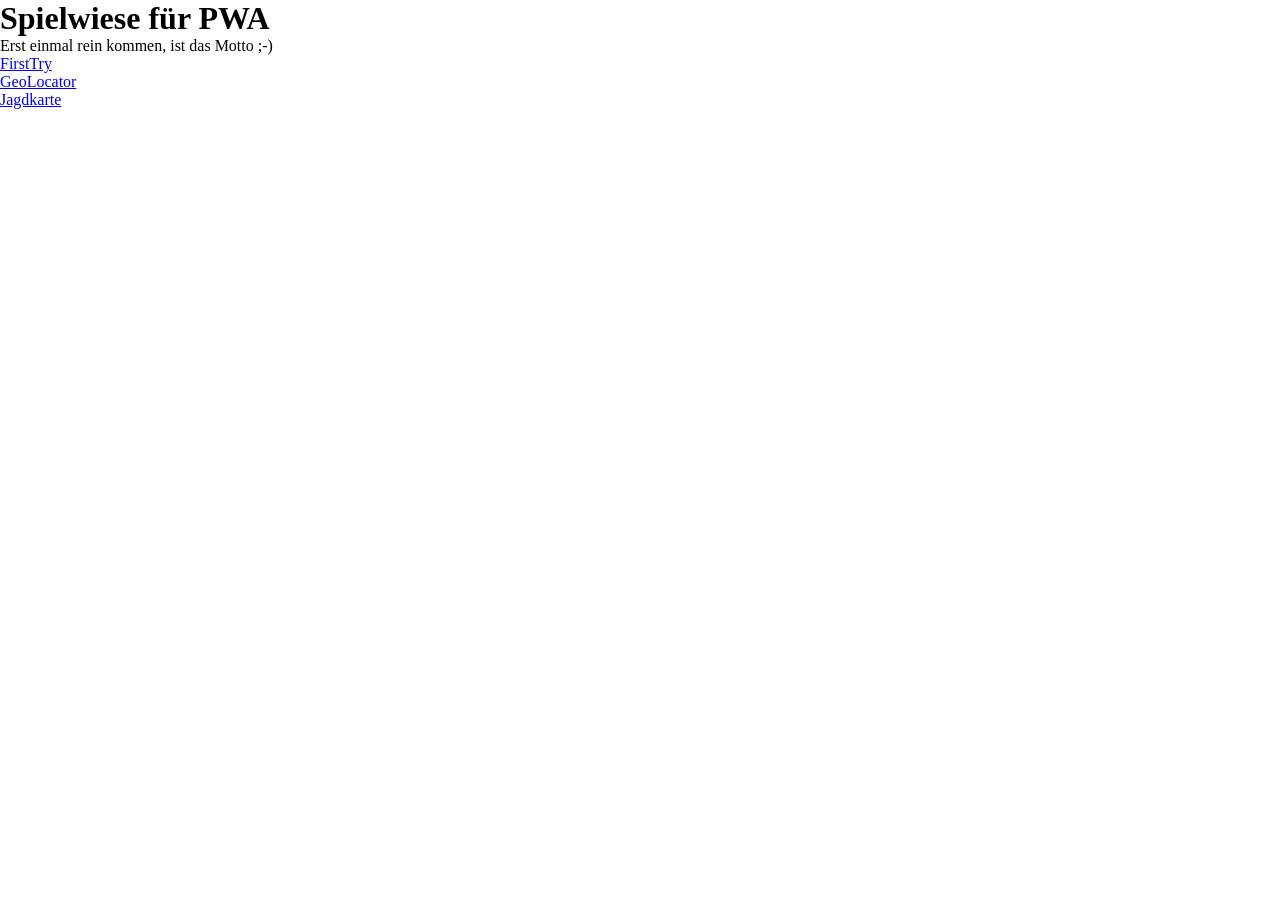
<file: index.html>
<!DOCTYPE html PUBLIC "-//W3C//DTD XHTML 1.0 Transitional//EN" "http://www.w3.org/TR/xhtml1/DTD/xhtml1-transitional.dtd">
<html xmlns="http://www.w3.org/1999/xhtml" xml:lang="de" lang="de">
<head>
	<title>Spielwiese</title>
	<meta http-equiv="Content-Type" content="text/html; charset=utf-8" />
	<meta name="description" content="Platz zum Ausprobieren" />
	<meta name="keywords" content="Playground" />
	<meta name="robots" content="index,follow" />
	<link rel="stylesheet" type="text/css" href="styles.css" />
</head>

<body>
<h1>Spielwiese für PWA</h1>
Erst einmal rein kommen, ist das Motto ;-)

<ul>
<li><a href="./FirstTry">FirstTry</a></li>
<li><a href="./GeoLocator">GeoLocator</a></li>
<li><a href="./Jagdkarte/">Jagdkarte</a></li>
</ul>

</body>
</html>
</file>
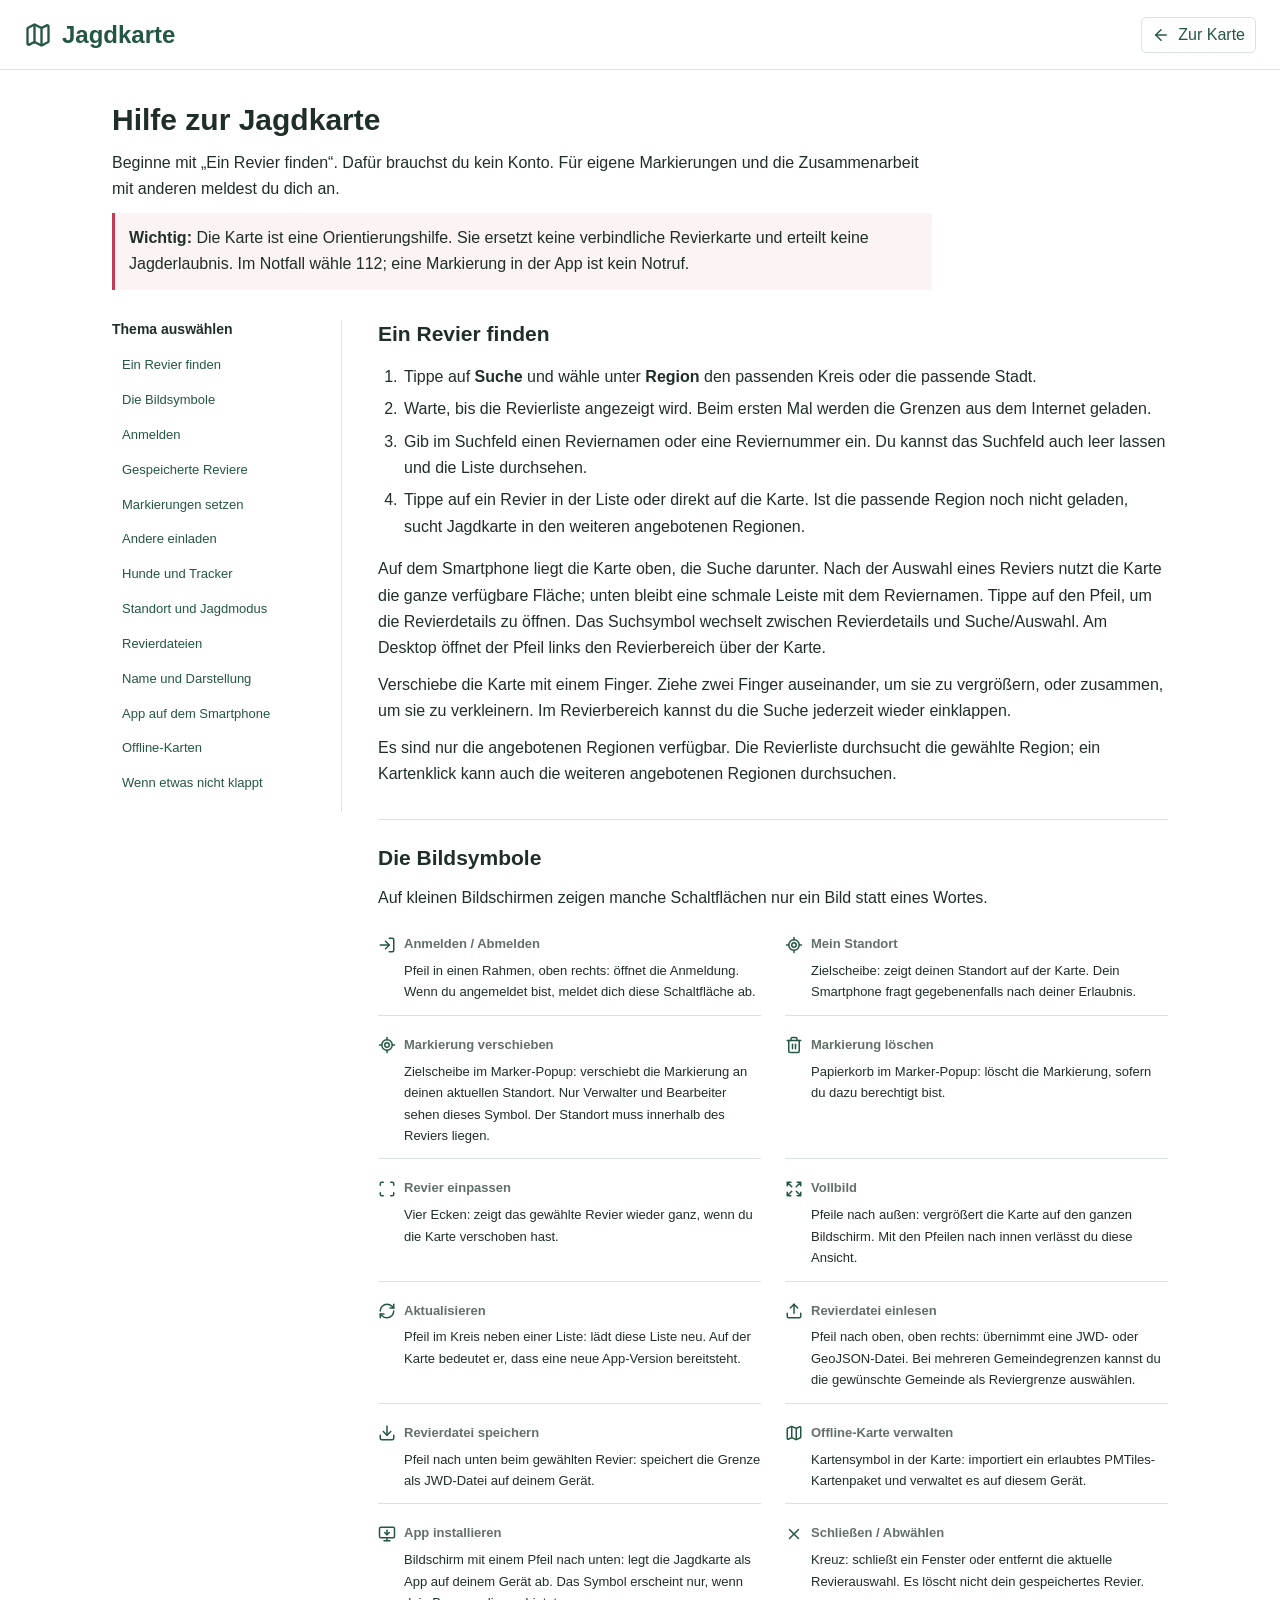
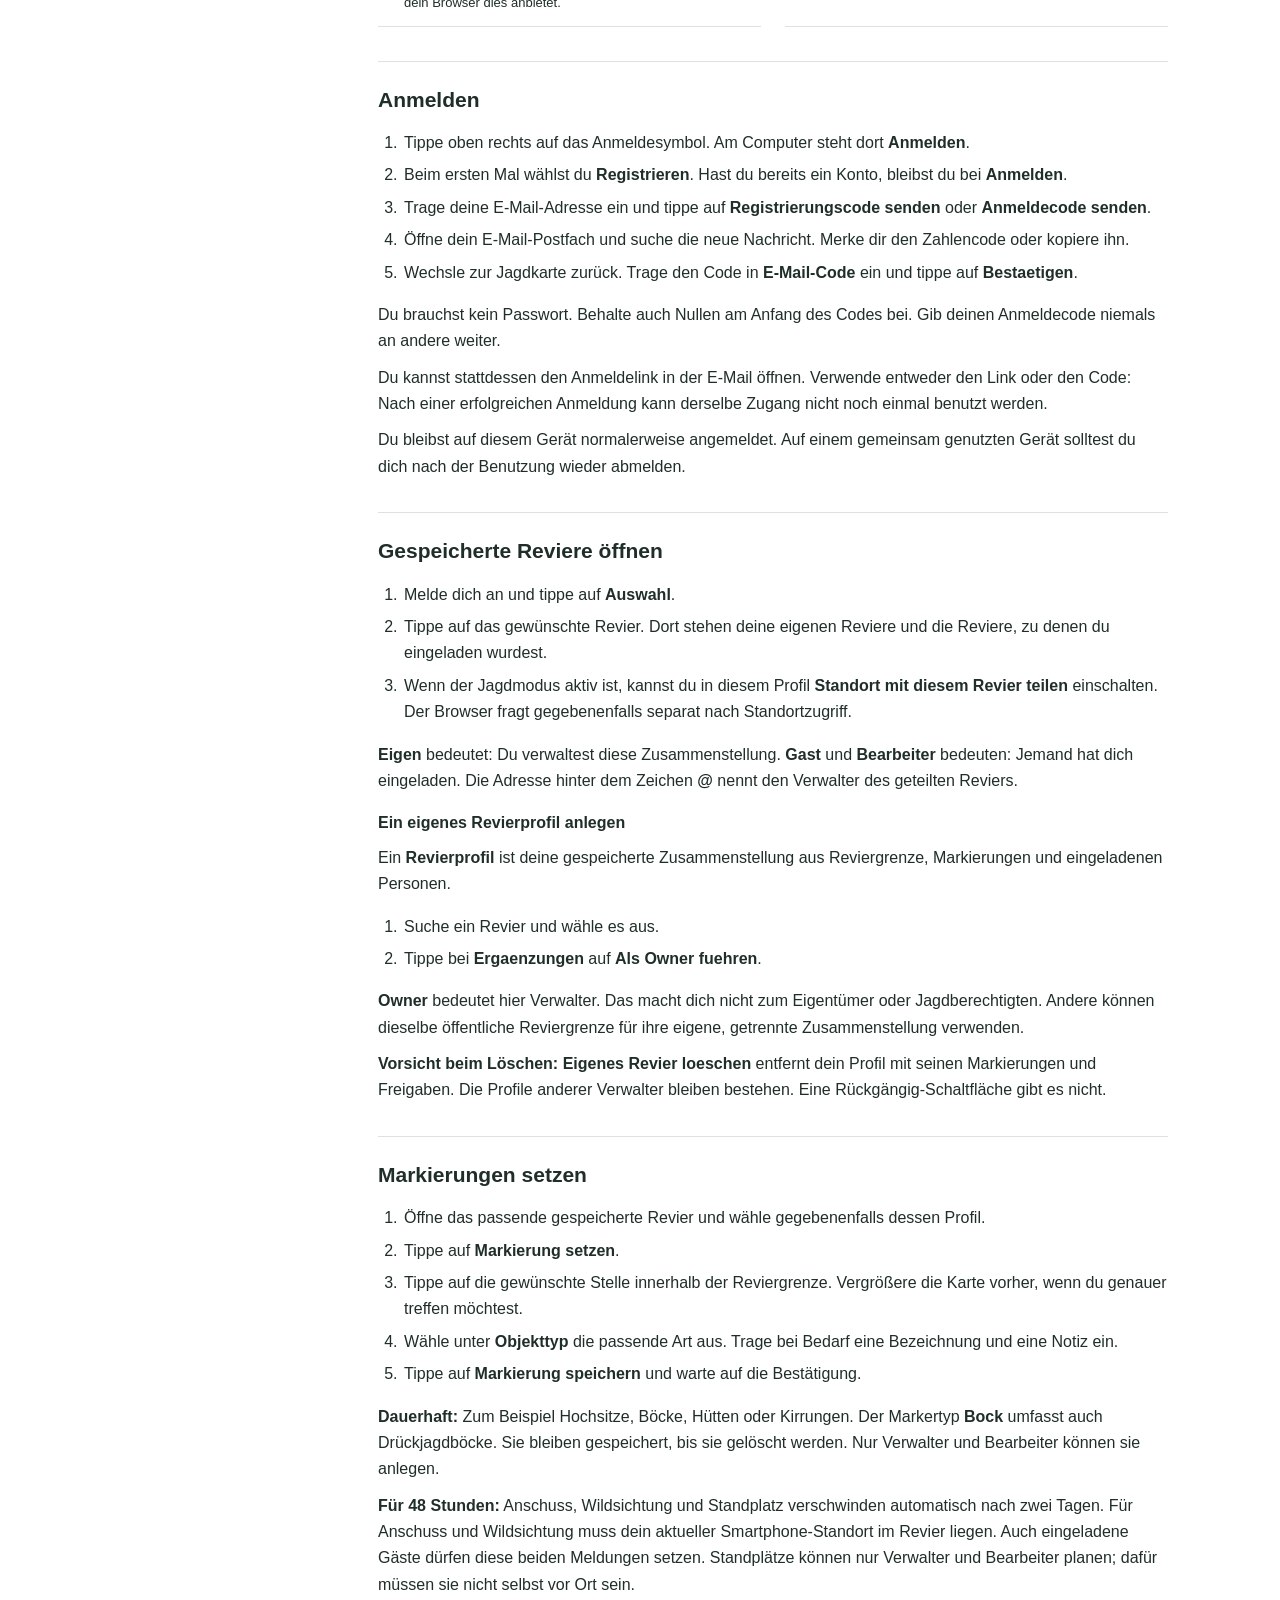
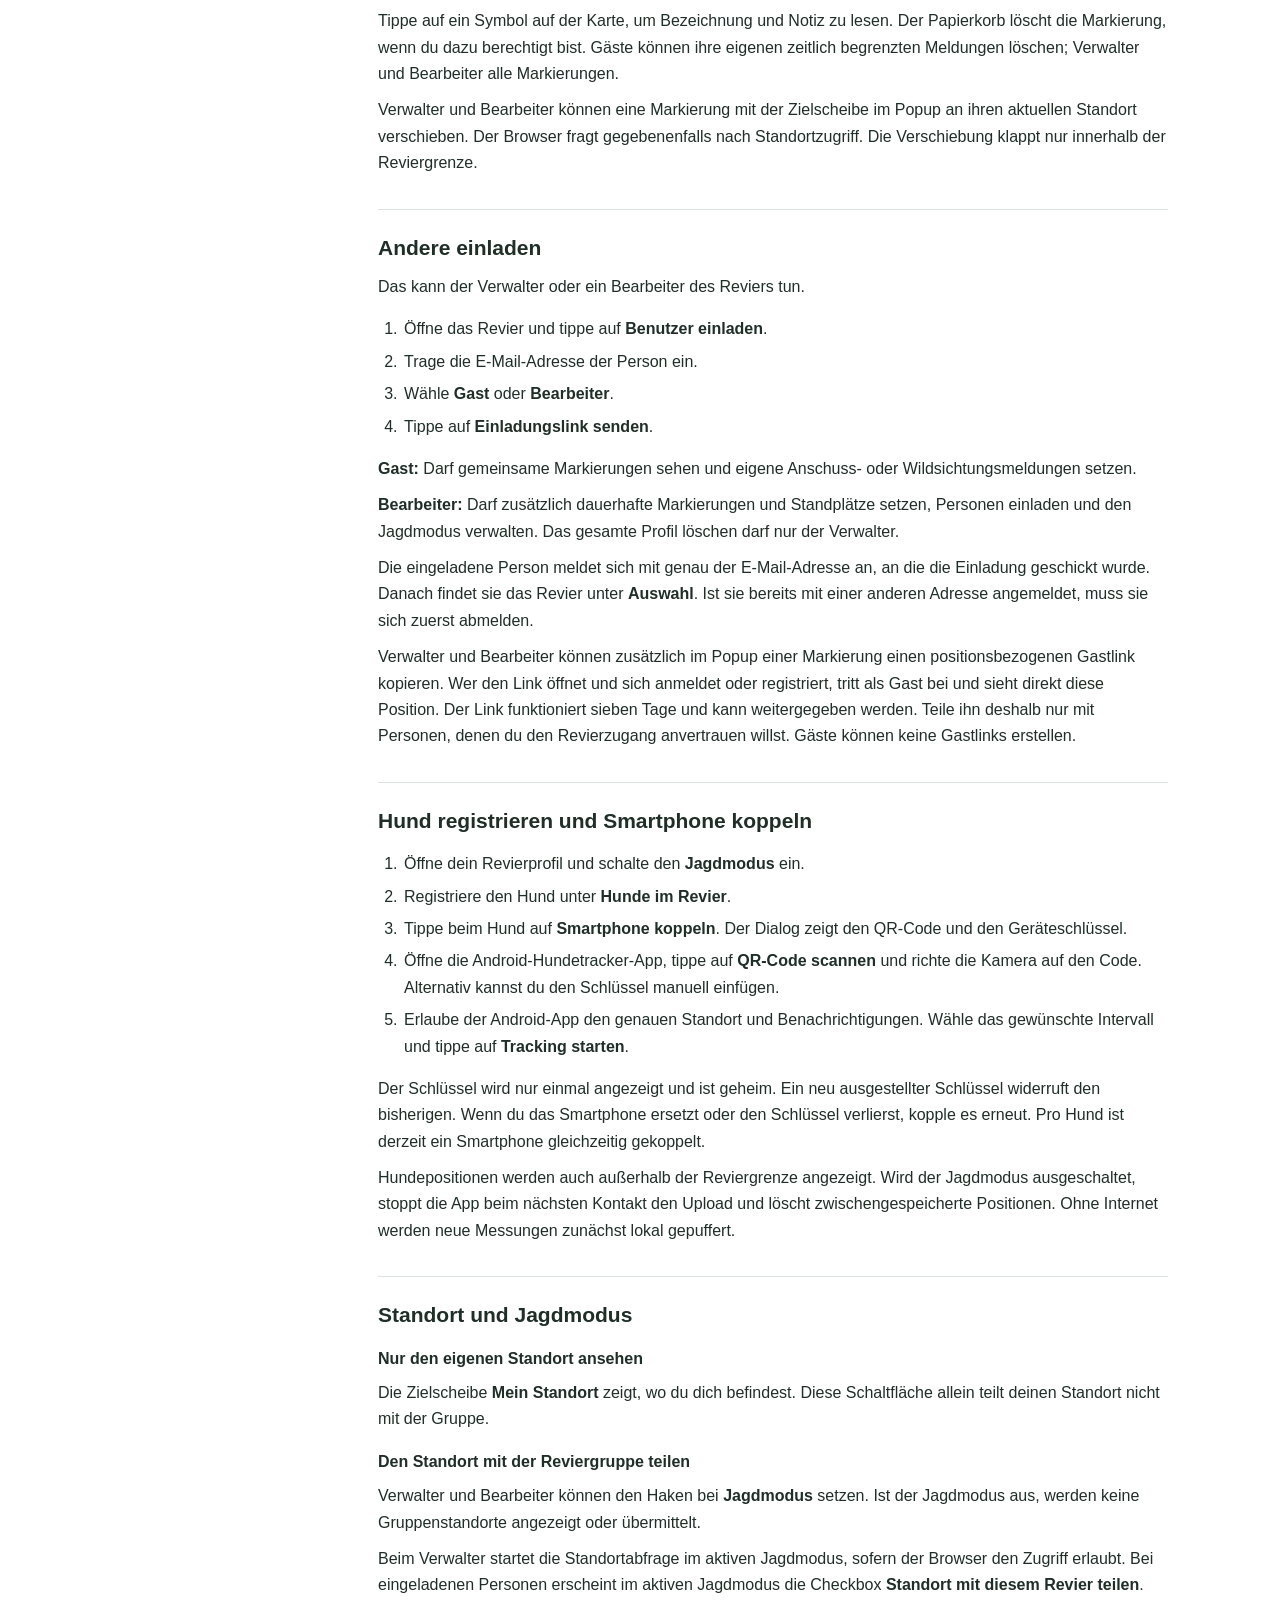
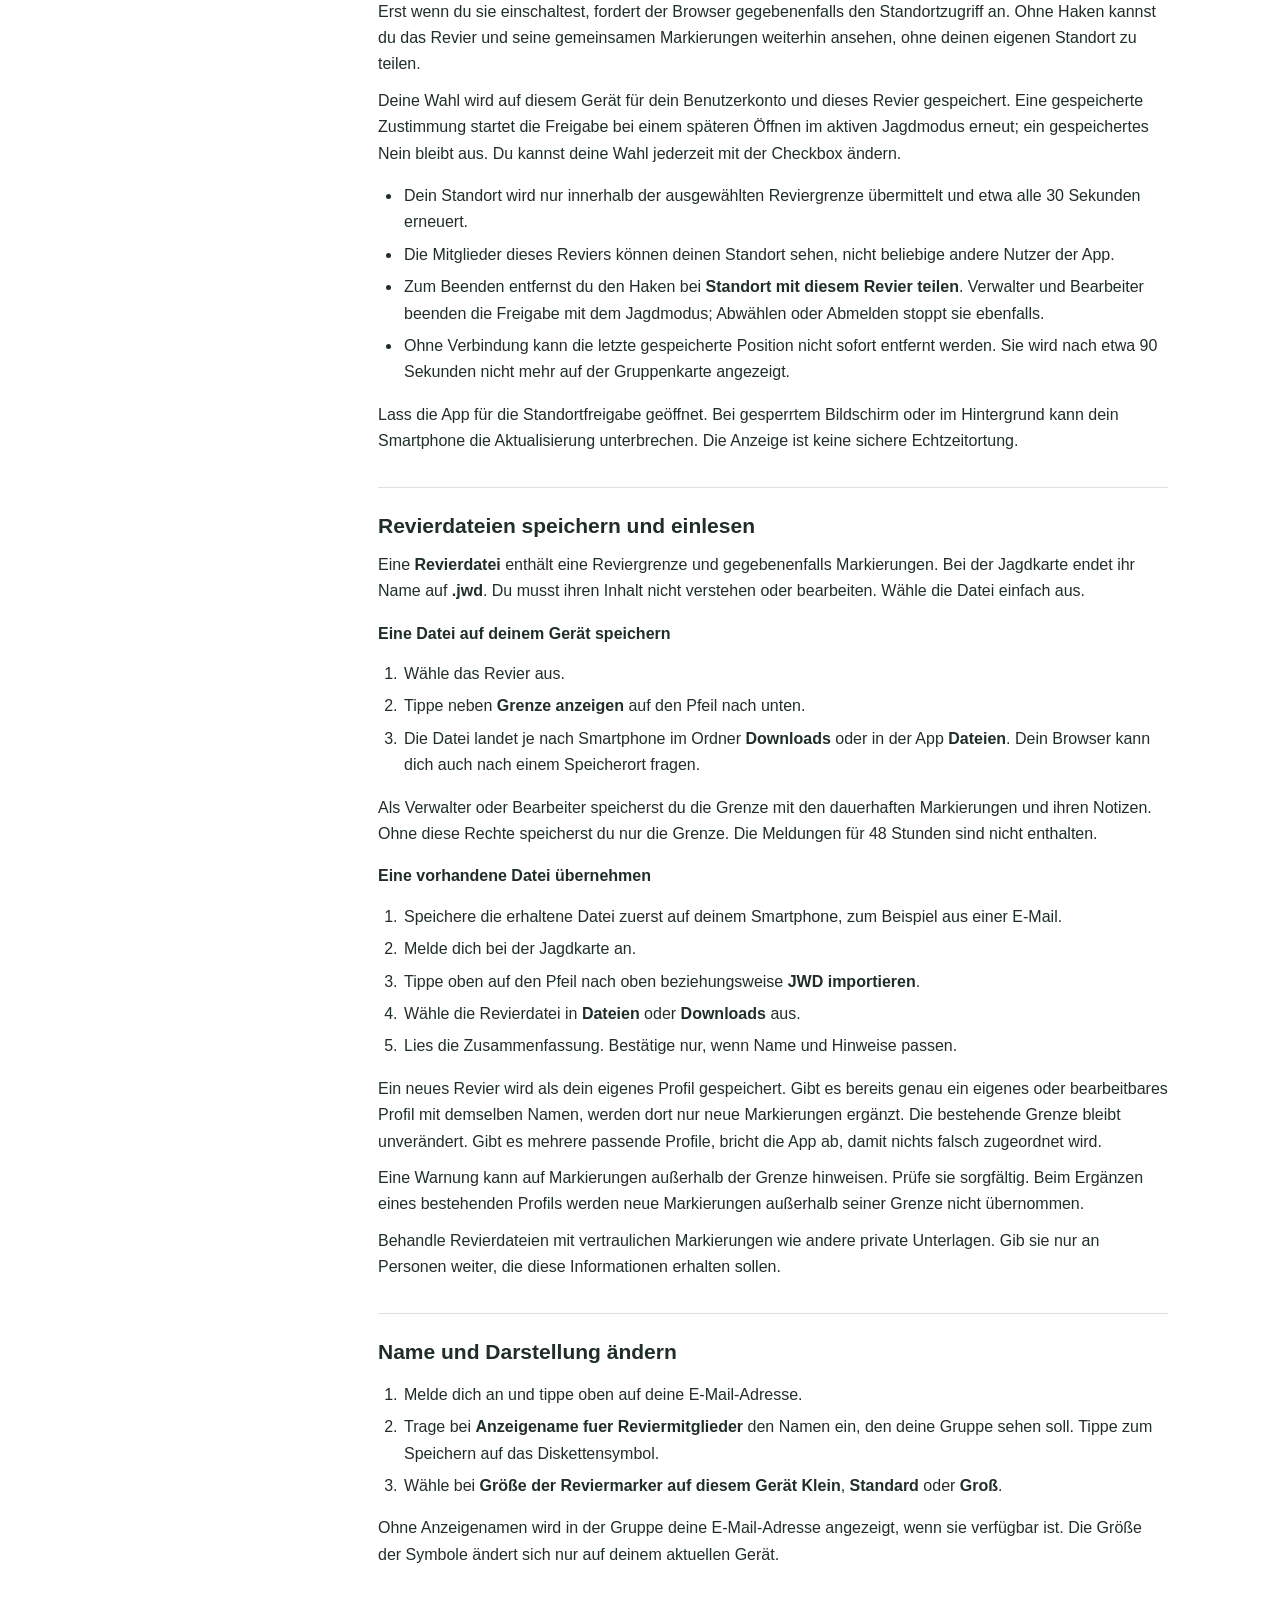
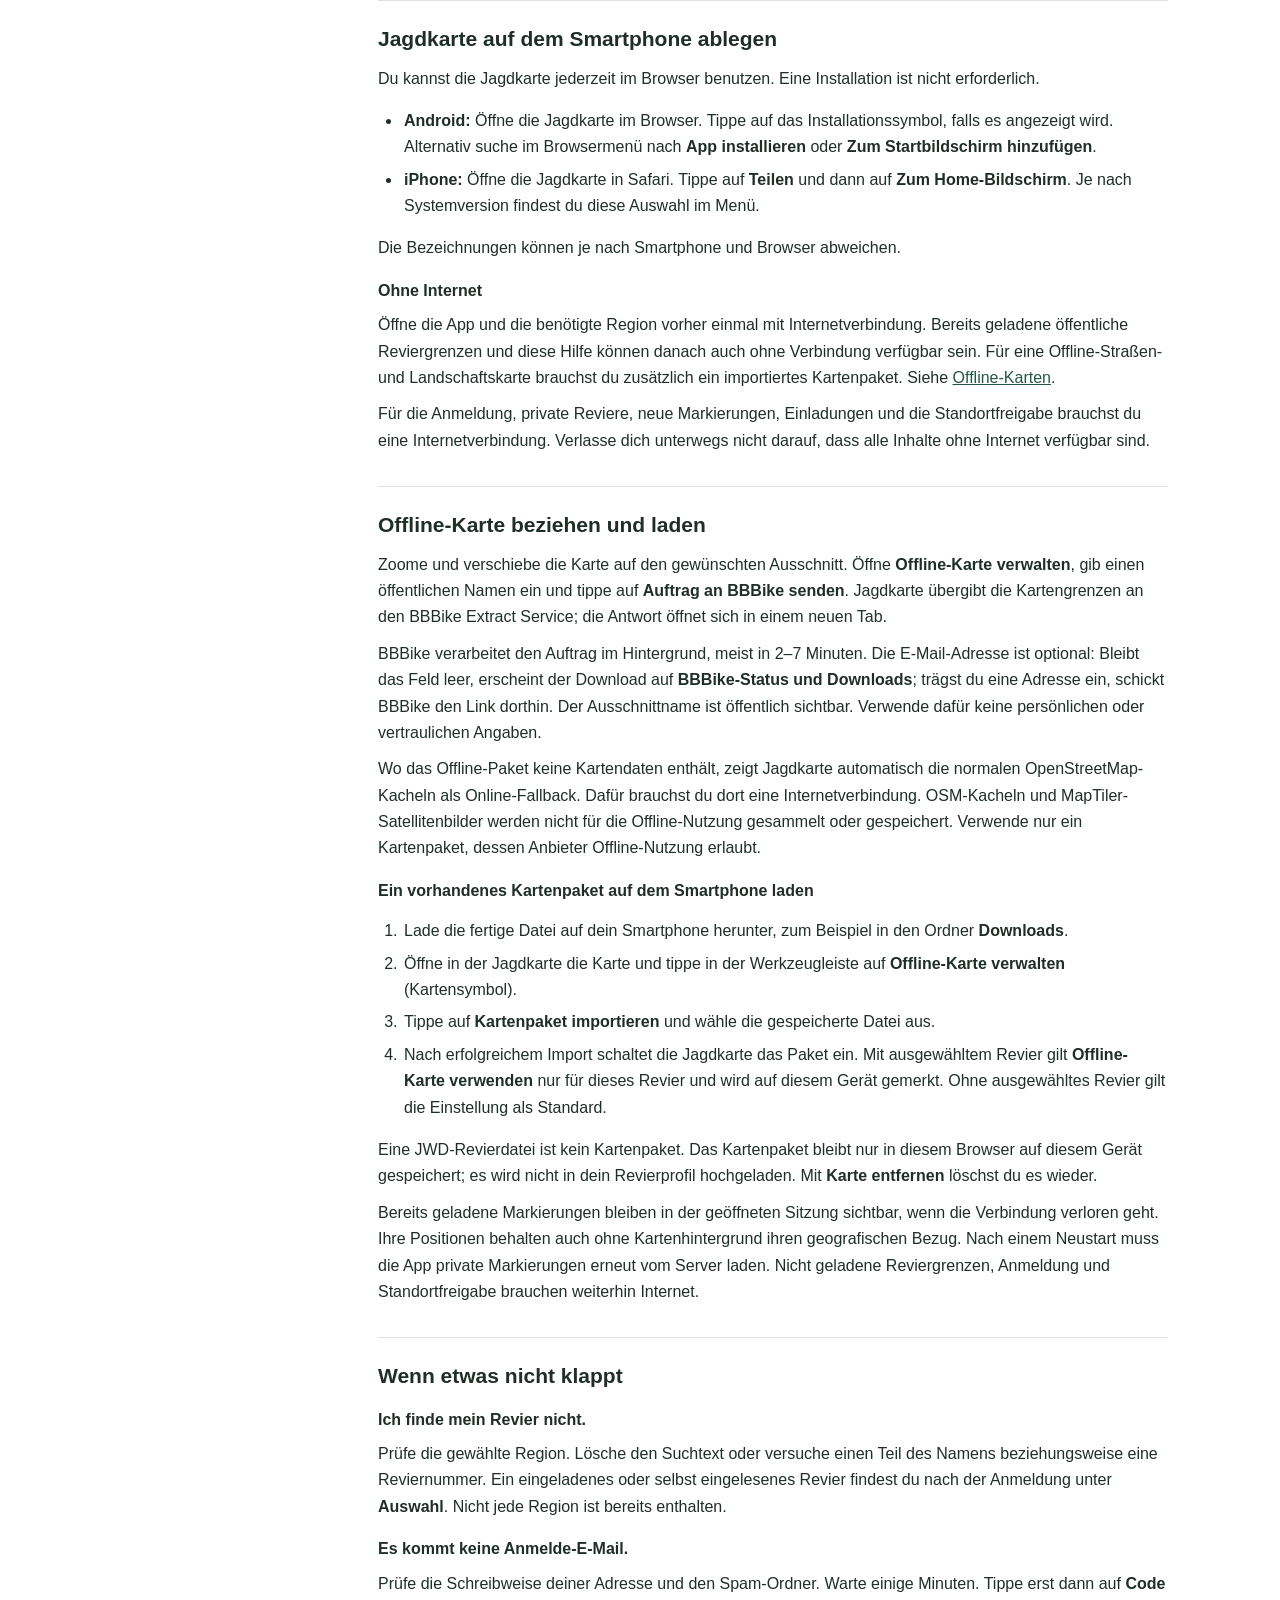
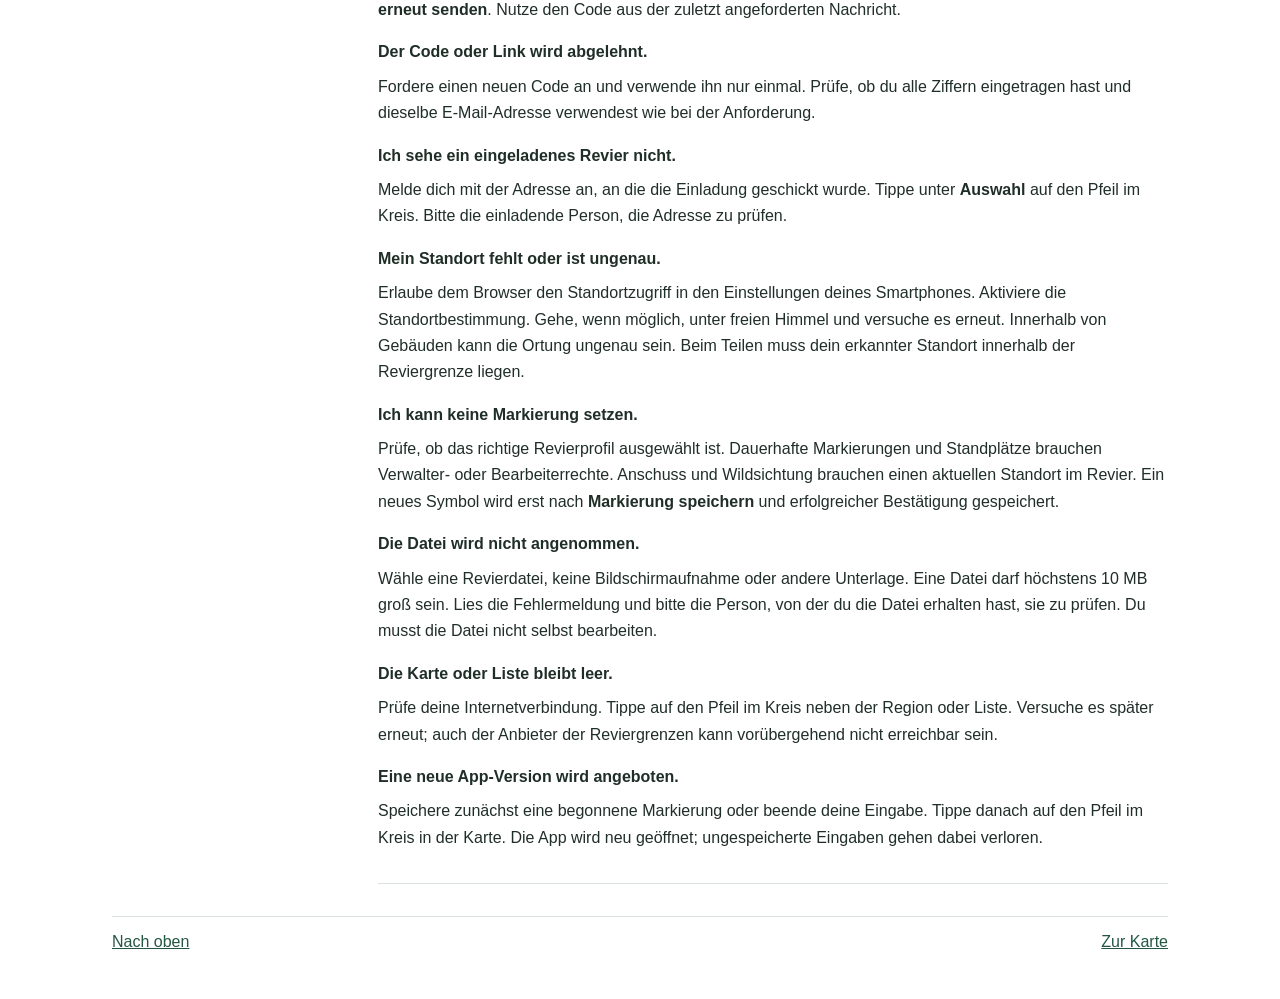
<file: Jagdkarte/hilfe.html>
<!doctype html>
<html lang="de">
<head>
  <meta charset="utf-8">
  <meta name="viewport" content="width=device-width, initial-scale=1">
  <meta name="theme-color" content="#245743">
  <meta name="description" content="Jagdkarte Schritt f&uuml;r Schritt: Reviere finden, anmelden, Markierungen setzen und den Standort teilen.">
  <title>Hilfe zur Jagdkarte</title>
  <link rel="icon" href="./icon-192.png">
  <link rel="stylesheet" href="./style.css">
  <script defer src="./lucide.js"></script>
  <script defer src="./hilfe.js"></script>
</head>
<body class="help-page">
  <header class="topbar">
    <a class="brand" href="./"><i data-lucide="map" aria-hidden="true"></i><span>Jagdkarte</span></a>
    <a class="help-back" href="./"><i data-lucide="arrow-left" aria-hidden="true"></i>Zur Karte</a>
  </header>
  <main class="help-main">
    <h1>Hilfe zur Jagdkarte</h1>
    <p class="help-intro">Beginne mit &bdquo;Ein Revier finden&ldquo;. Daf&uuml;r brauchst du kein Konto. F&uuml;r eigene Markierungen und die Zusammenarbeit mit anderen meldest du dich an.</p>
    <p class="help-warning"><strong>Wichtig:</strong> Die Karte ist eine Orientierungshilfe. Sie ersetzt keine verbindliche Revierkarte und erteilt keine Jagderlaubnis. Im Notfall w&auml;hle 112; eine Markierung in der App ist kein Notruf.</p>
    <div class="help-layout">
      <nav class="help-nav" aria-label="Hilfethemen">
        <h2>Thema ausw&auml;hlen</h2>
        <a href="#revier-finden">Ein Revier finden</a>
        <a href="#symbole">Die Bildsymbole</a>
        <a href="#anmelden">Anmelden</a>
        <a href="#gespeicherte-reviere">Gespeicherte Reviere</a>
        <a href="#markierungen">Markierungen setzen</a>
        <a href="#zusammenarbeiten">Andere einladen</a>
        <a href="#hunde">Hunde und Tracker</a>
        <a href="#standort">Standort und Jagdmodus</a>
        <a href="#dateien">Revierdateien</a>
        <a href="#einstellungen">Name und Darstellung</a>
        <a href="#installieren">App auf dem Smartphone</a>
        <a href="#offline-map">Offline-Karten</a>
        <a href="#probleme">Wenn etwas nicht klappt</a>
      </nav>
      <article class="help-content">
        <section id="revier-finden">
          <h2>Ein Revier finden</h2>
          <ol>
            <li>Tippe auf <strong>Suche</strong> und w&auml;hle unter <strong>Region</strong> den passenden Kreis oder die passende Stadt.</li>
            <li>Warte, bis die Revierliste angezeigt wird. Beim ersten Mal werden die Grenzen aus dem Internet geladen.</li>
            <li>Gib im Suchfeld einen Reviernamen oder eine Reviernummer ein. Du kannst das Suchfeld auch leer lassen und die Liste durchsehen.</li>
            <li>Tippe auf ein Revier in der Liste oder direkt auf die Karte. Ist die passende Region noch nicht geladen, sucht Jagdkarte in den weiteren angebotenen Regionen.</li>
          </ol>
          <p>Auf dem Smartphone liegt die Karte oben, die Suche darunter. Nach der Auswahl eines Reviers nutzt die Karte die ganze verf&uuml;gbare Fl&auml;che; unten bleibt eine schmale Leiste mit dem Reviernamen. Tippe auf den Pfeil, um die Revierdetails zu &ouml;ffnen. Das Suchsymbol wechselt zwischen Revierdetails und Suche/Auswahl. Am Desktop &ouml;ffnet der Pfeil links den Revierbereich &uuml;ber der Karte.</p>
          <p>Verschiebe die Karte mit einem Finger. Ziehe zwei Finger auseinander, um sie zu vergr&ouml;&szlig;ern, oder zusammen, um sie zu verkleinern. Im Revierbereich kannst du die Suche jederzeit wieder einklappen.</p>
          <p>Es sind nur die angebotenen Regionen verf&uuml;gbar. Die Revierliste durchsucht die gew&auml;hlte Region; ein Kartenklick kann auch die weiteren angebotenen Regionen durchsuchen.</p>
        </section>
        <section id="symbole">
          <h2>Die Bildsymbole</h2>
          <p>Auf kleinen Bildschirmen zeigen manche Schaltfl&auml;chen nur ein Bild statt eines Wortes.</p>
          <dl class="help-tools">
            <div><dt><i data-lucide="log-in" aria-hidden="true"></i>Anmelden / Abmelden</dt><dd>Pfeil in einen Rahmen, oben rechts: &ouml;ffnet die Anmeldung. Wenn du angemeldet bist, meldet dich diese Schaltfl&auml;che ab.</dd></div>
            <div><dt><i data-lucide="locate-fixed" aria-hidden="true"></i>Mein Standort</dt><dd>Zielscheibe: zeigt deinen Standort auf der Karte. Dein Smartphone fragt gegebenenfalls nach deiner Erlaubnis.</dd></div>
            <div><dt><i data-lucide="locate-fixed" aria-hidden="true"></i>Markierung verschieben</dt><dd>Zielscheibe im Marker-Popup: verschiebt die Markierung an deinen aktuellen Standort. Nur Verwalter und Bearbeiter sehen dieses Symbol. Der Standort muss innerhalb des Reviers liegen.</dd></div>
            <div><dt><i data-lucide="trash-2" aria-hidden="true"></i>Markierung l&ouml;schen</dt><dd>Papierkorb im Marker-Popup: l&ouml;scht die Markierung, sofern du dazu berechtigt bist.</dd></div>
            <div><dt><i data-lucide="scan" aria-hidden="true"></i>Revier einpassen</dt><dd>Vier Ecken: zeigt das gew&auml;hlte Revier wieder ganz, wenn du die Karte verschoben hast.</dd></div>
            <div><dt><i data-lucide="expand" aria-hidden="true"></i>Vollbild</dt><dd>Pfeile nach au&szlig;en: vergr&ouml;&szlig;ert die Karte auf den ganzen Bildschirm. Mit den Pfeilen nach innen verl&auml;sst du diese Ansicht.</dd></div>
            <div><dt><i data-lucide="refresh-cw" aria-hidden="true"></i>Aktualisieren</dt><dd>Pfeil im Kreis neben einer Liste: l&auml;dt diese Liste neu. Auf der Karte bedeutet er, dass eine neue App-Version bereitsteht.</dd></div>
            <div><dt><i data-lucide="upload" aria-hidden="true"></i>Revierdatei einlesen</dt><dd>Pfeil nach oben, oben rechts: &uuml;bernimmt eine JWD- oder GeoJSON-Datei. Bei mehreren Gemeindegrenzen kannst du die gew&uuml;nschte Gemeinde als Reviergrenze ausw&auml;hlen.</dd></div>
            <div><dt><i data-lucide="download" aria-hidden="true"></i>Revierdatei speichern</dt><dd>Pfeil nach unten beim gew&auml;hlten Revier: speichert die Grenze als JWD-Datei auf deinem Ger&auml;t.</dd></div>
            <div><dt><i data-lucide="map" aria-hidden="true"></i>Offline-Karte verwalten</dt><dd>Kartensymbol in der Karte: importiert ein erlaubtes PMTiles-Kartenpaket und verwaltet es auf diesem Ger&auml;t.</dd></div>
            <div><dt><i data-lucide="monitor-down" aria-hidden="true"></i>App installieren</dt><dd>Bildschirm mit einem Pfeil nach unten: legt die Jagdkarte als App auf deinem Ger&auml;t ab. Das Symbol erscheint nur, wenn dein Browser dies anbietet.</dd></div>
            <div><dt><i data-lucide="x" aria-hidden="true"></i>Schlie&szlig;en / Abw&auml;hlen</dt><dd>Kreuz: schlie&szlig;t ein Fenster oder entfernt die aktuelle Revierauswahl. Es l&ouml;scht nicht dein gespeichertes Revier.</dd></div>
          </dl>
        </section>
        <section id="anmelden">
          <h2>Anmelden</h2>
          <ol>
            <li>Tippe oben rechts auf das Anmeldesymbol. Am Computer steht dort <strong>Anmelden</strong>.</li>
            <li>Beim ersten Mal w&auml;hlst du <strong>Registrieren</strong>. Hast du bereits ein Konto, bleibst du bei <strong>Anmelden</strong>.</li>
            <li>Trage deine E-Mail-Adresse ein und tippe auf <strong>Registrierungscode senden</strong> oder <strong>Anmeldecode senden</strong>.</li>
            <li>&Ouml;ffne dein E-Mail-Postfach und suche die neue Nachricht. Merke dir den Zahlencode oder kopiere ihn.</li>
            <li>Wechsle zur Jagdkarte zur&uuml;ck. Trage den Code in <strong>E-Mail-Code</strong> ein und tippe auf <strong>Bestaetigen</strong>.</li>
          </ol>
          <p>Du brauchst kein Passwort. Behalte auch Nullen am Anfang des Codes bei. Gib deinen Anmeldecode niemals an andere weiter.</p>
          <p>Du kannst stattdessen den Anmeldelink in der E-Mail &ouml;ffnen. Verwende entweder den Link oder den Code: Nach einer erfolgreichen Anmeldung kann derselbe Zugang nicht noch einmal benutzt werden.</p>
          <p>Du bleibst auf diesem Ger&auml;t normalerweise angemeldet. Auf einem gemeinsam genutzten Ger&auml;t solltest du dich nach der Benutzung wieder abmelden.</p>
        </section>
        <section id="gespeicherte-reviere">
          <h2>Gespeicherte Reviere &ouml;ffnen</h2>
          <ol>
            <li>Melde dich an und tippe auf <strong>Auswahl</strong>.</li>
            <li>Tippe auf das gew&uuml;nschte Revier. Dort stehen deine eigenen Reviere und die Reviere, zu denen du eingeladen wurdest.</li>
            <li>Wenn der Jagdmodus aktiv ist, kannst du in diesem Profil <strong>Standort mit diesem Revier teilen</strong> einschalten. Der Browser fragt gegebenenfalls separat nach Standortzugriff.</li>
          </ol>
          <p><strong>Eigen</strong> bedeutet: Du verwaltest diese Zusammenstellung. <strong>Gast</strong> und <strong>Bearbeiter</strong> bedeuten: Jemand hat dich eingeladen. Die Adresse hinter dem Zeichen <strong>@</strong> nennt den Verwalter des geteilten Reviers.</p>
          <h3>Ein eigenes Revierprofil anlegen</h3>
          <p>Ein <strong>Revierprofil</strong> ist deine gespeicherte Zusammenstellung aus Reviergrenze, Markierungen und eingeladenen Personen.</p>
          <ol>
            <li>Suche ein Revier und w&auml;hle es aus.</li>
            <li>Tippe bei <strong>Ergaenzungen</strong> auf <strong>Als Owner fuehren</strong>.</li>
          </ol>
          <p><strong>Owner</strong> bedeutet hier Verwalter. Das macht dich nicht zum Eigent&uuml;mer oder Jagdberechtigten. Andere k&ouml;nnen dieselbe &ouml;ffentliche Reviergrenze f&uuml;r ihre eigene, getrennte Zusammenstellung verwenden.</p>
          <p><strong>Vorsicht beim L&ouml;schen:</strong> <strong>Eigenes Revier loeschen</strong> entfernt dein Profil mit seinen Markierungen und Freigaben. Die Profile anderer Verwalter bleiben bestehen. Eine R&uuml;ckg&auml;ngig-Schaltfl&auml;che gibt es nicht.</p>
        </section>
        <section id="markierungen">
          <h2>Markierungen setzen</h2>
          <ol>
            <li>&Ouml;ffne das passende gespeicherte Revier und w&auml;hle gegebenenfalls dessen Profil.</li>
            <li>Tippe auf <strong>Markierung setzen</strong>.</li>
            <li>Tippe auf die gew&uuml;nschte Stelle innerhalb der Reviergrenze. Vergr&ouml;&szlig;ere die Karte vorher, wenn du genauer treffen m&ouml;chtest.</li>
            <li>W&auml;hle unter <strong>Objekttyp</strong> die passende Art aus. Trage bei Bedarf eine Bezeichnung und eine Notiz ein.</li>
            <li>Tippe auf <strong>Markierung speichern</strong> und warte auf die Best&auml;tigung.</li>
          </ol>
          <p><strong>Dauerhaft:</strong> Zum Beispiel Hochsitze, B&ouml;cke, H&uuml;tten oder Kirrungen. Der Markertyp <strong>Bock</strong> umfasst auch Dr&uuml;ckjagdb&ouml;cke. Sie bleiben gespeichert, bis sie gel&ouml;scht werden. Nur Verwalter und Bearbeiter k&ouml;nnen sie anlegen.</p>
          <p><strong>F&uuml;r 48 Stunden:</strong> Anschuss, Wildsichtung und Standplatz verschwinden automatisch nach zwei Tagen. F&uuml;r Anschuss und Wildsichtung muss dein aktueller Smartphone-Standort im Revier liegen. Auch eingeladene G&auml;ste d&uuml;rfen diese beiden Meldungen setzen. Standpl&auml;tze k&ouml;nnen nur Verwalter und Bearbeiter planen; daf&uuml;r m&uuml;ssen sie nicht selbst vor Ort sein.</p>
          <p>Tippe auf ein Symbol auf der Karte, um Bezeichnung und Notiz zu lesen. Der Papierkorb l&ouml;scht die Markierung, wenn du dazu berechtigt bist. G&auml;ste k&ouml;nnen ihre eigenen zeitlich begrenzten Meldungen l&ouml;schen; Verwalter und Bearbeiter alle Markierungen.</p>
          <p>Verwalter und Bearbeiter k&ouml;nnen eine Markierung mit der Zielscheibe im Popup an ihren aktuellen Standort verschieben. Der Browser fragt gegebenenfalls nach Standortzugriff. Die Verschiebung klappt nur innerhalb der Reviergrenze.</p>
        </section>
        <section id="zusammenarbeiten">
          <h2>Andere einladen</h2>
          <p>Das kann der Verwalter oder ein Bearbeiter des Reviers tun.</p>
          <ol>
            <li>&Ouml;ffne das Revier und tippe auf <strong>Benutzer einladen</strong>.</li>
            <li>Trage die E-Mail-Adresse der Person ein.</li>
            <li>W&auml;hle <strong>Gast</strong> oder <strong>Bearbeiter</strong>.</li>
            <li>Tippe auf <strong>Einladungslink senden</strong>.</li>
          </ol>
          <p><strong>Gast:</strong> Darf gemeinsame Markierungen sehen und eigene Anschuss- oder Wildsichtungsmeldungen setzen.</p>
          <p><strong>Bearbeiter:</strong> Darf zus&auml;tzlich dauerhafte Markierungen und Standpl&auml;tze setzen, Personen einladen und den Jagdmodus verwalten. Das gesamte Profil l&ouml;schen darf nur der Verwalter.</p>
          <p>Die eingeladene Person meldet sich mit genau der E-Mail-Adresse an, an die die Einladung geschickt wurde. Danach findet sie das Revier unter <strong>Auswahl</strong>. Ist sie bereits mit einer anderen Adresse angemeldet, muss sie sich zuerst abmelden.</p>
          <p>Verwalter und Bearbeiter k&ouml;nnen zus&auml;tzlich im Popup einer Markierung einen positionsbezogenen Gastlink kopieren. Wer den Link &ouml;ffnet und sich anmeldet oder registriert, tritt als Gast bei und sieht direkt diese Position. Der Link funktioniert sieben Tage und kann weitergegeben werden. Teile ihn deshalb nur mit Personen, denen du den Revierzugang anvertrauen willst. G&auml;ste k&ouml;nnen keine Gastlinks erstellen.</p>
        </section>
        <section id="hunde">
          <h2>Hund registrieren und Smartphone koppeln</h2>
          <ol>
            <li>Öffne dein Revierprofil und schalte den <strong>Jagdmodus</strong> ein.</li>
            <li>Registriere den Hund unter <strong>Hunde im Revier</strong>.</li>
            <li>Tippe beim Hund auf <strong>Smartphone koppeln</strong>. Der Dialog zeigt den QR-Code und den Geräteschlüssel.</li>
            <li>Öffne die Android-Hundetracker-App, tippe auf <strong>QR-Code scannen</strong> und richte die Kamera auf den Code. Alternativ kannst du den Schlüssel manuell einfügen.</li>
            <li>Erlaube der Android-App den genauen Standort und Benachrichtigungen. Wähle das gewünschte Intervall und tippe auf <strong>Tracking starten</strong>.</li>
          </ol>
          <p>Der Schlüssel wird nur einmal angezeigt und ist geheim. Ein neu ausgestellter Schlüssel widerruft den bisherigen. Wenn du das Smartphone ersetzt oder den Schlüssel verlierst, kopple es erneut. Pro Hund ist derzeit ein Smartphone gleichzeitig gekoppelt.</p>
          <p>Hundepositionen werden auch außerhalb der Reviergrenze angezeigt. Wird der Jagdmodus ausgeschaltet, stoppt die App beim nächsten Kontakt den Upload und löscht zwischengespeicherte Positionen. Ohne Internet werden neue Messungen zunächst lokal gepuffert.</p>
        </section>
        <section id="standort">
          <h2>Standort und Jagdmodus</h2>
          <h3>Nur den eigenen Standort ansehen</h3>
          <p>Die Zielscheibe <strong>Mein Standort</strong> zeigt, wo du dich befindest. Diese Schaltfl&auml;che allein teilt deinen Standort nicht mit der Gruppe.</p>
          <h3>Den Standort mit der Reviergruppe teilen</h3>
          <p>Verwalter und Bearbeiter k&ouml;nnen den Haken bei <strong>Jagdmodus</strong> setzen. Ist der Jagdmodus aus, werden keine Gruppenstandorte angezeigt oder &uuml;bermittelt.</p>
          <p>Beim Verwalter startet die Standortabfrage im aktiven Jagdmodus, sofern der Browser den Zugriff erlaubt. Bei eingeladenen Personen erscheint im aktiven Jagdmodus die Checkbox <strong>Standort mit diesem Revier teilen</strong>. Erst wenn du sie einschaltest, fordert der Browser gegebenenfalls den Standortzugriff an. Ohne Haken kannst du das Revier und seine gemeinsamen Markierungen weiterhin ansehen, ohne deinen eigenen Standort zu teilen.</p>
          <p>Deine Wahl wird auf diesem Ger&auml;t f&uuml;r dein Benutzerkonto und dieses Revier gespeichert. Eine gespeicherte Zustimmung startet die Freigabe bei einem sp&auml;teren &Ouml;ffnen im aktiven Jagdmodus erneut; ein gespeichertes Nein bleibt aus. Du kannst deine Wahl jederzeit mit der Checkbox &auml;ndern.</p>
          <ul>
            <li>Dein Standort wird nur innerhalb der ausgew&auml;hlten Reviergrenze &uuml;bermittelt und etwa alle 30 Sekunden erneuert.</li>
            <li>Die Mitglieder dieses Reviers k&ouml;nnen deinen Standort sehen, nicht beliebige andere Nutzer der App.</li>
            <li>Zum Beenden entfernst du den Haken bei <strong>Standort mit diesem Revier teilen</strong>. Verwalter und Bearbeiter beenden die Freigabe mit dem Jagdmodus; Abw&auml;hlen oder Abmelden stoppt sie ebenfalls.</li>
            <li>Ohne Verbindung kann die letzte gespeicherte Position nicht sofort entfernt werden. Sie wird nach etwa 90 Sekunden nicht mehr auf der Gruppenkarte angezeigt.</li>
          </ul>
          <p>Lass die App f&uuml;r die Standortfreigabe ge&ouml;ffnet. Bei gesperrtem Bildschirm oder im Hintergrund kann dein Smartphone die Aktualisierung unterbrechen. Die Anzeige ist keine sichere Echtzeitortung.</p>
        </section>
        <section id="dateien">
          <h2>Revierdateien speichern und einlesen</h2>
          <p>Eine <strong>Revierdatei</strong> enth&auml;lt eine Reviergrenze und gegebenenfalls Markierungen. Bei der Jagdkarte endet ihr Name auf <strong>.jwd</strong>. Du musst ihren Inhalt nicht verstehen oder bearbeiten. W&auml;hle die Datei einfach aus.</p>
          <h3>Eine Datei auf deinem Ger&auml;t speichern</h3>
          <ol>
            <li>W&auml;hle das Revier aus.</li>
            <li>Tippe neben <strong>Grenze anzeigen</strong> auf den Pfeil nach unten.</li>
            <li>Die Datei landet je nach Smartphone im Ordner <strong>Downloads</strong> oder in der App <strong>Dateien</strong>. Dein Browser kann dich auch nach einem Speicherort fragen.</li>
          </ol>
          <p>Als Verwalter oder Bearbeiter speicherst du die Grenze mit den dauerhaften Markierungen und ihren Notizen. Ohne diese Rechte speicherst du nur die Grenze. Die Meldungen f&uuml;r 48 Stunden sind nicht enthalten.</p>
          <h3>Eine vorhandene Datei &uuml;bernehmen</h3>
          <ol>
            <li>Speichere die erhaltene Datei zuerst auf deinem Smartphone, zum Beispiel aus einer E-Mail.</li>
            <li>Melde dich bei der Jagdkarte an.</li>
            <li>Tippe oben auf den Pfeil nach oben beziehungsweise <strong>JWD importieren</strong>.</li>
            <li>W&auml;hle die Revierdatei in <strong>Dateien</strong> oder <strong>Downloads</strong> aus.</li>
            <li>Lies die Zusammenfassung. Best&auml;tige nur, wenn Name und Hinweise passen.</li>
          </ol>
          <p>Ein neues Revier wird als dein eigenes Profil gespeichert. Gibt es bereits genau ein eigenes oder bearbeitbares Profil mit demselben Namen, werden dort nur neue Markierungen erg&auml;nzt. Die bestehende Grenze bleibt unver&auml;ndert. Gibt es mehrere passende Profile, bricht die App ab, damit nichts falsch zugeordnet wird.</p>
          <p>Eine Warnung kann auf Markierungen au&szlig;erhalb der Grenze hinweisen. Pr&uuml;fe sie sorgf&auml;ltig. Beim Erg&auml;nzen eines bestehenden Profils werden neue Markierungen au&szlig;erhalb seiner Grenze nicht &uuml;bernommen.</p>
          <p>Behandle Revierdateien mit vertraulichen Markierungen wie andere private Unterlagen. Gib sie nur an Personen weiter, die diese Informationen erhalten sollen.</p>
        </section>
        <section id="einstellungen">
          <h2>Name und Darstellung &auml;ndern</h2>
          <ol>
            <li>Melde dich an und tippe oben auf deine E-Mail-Adresse.</li>
            <li>Trage bei <strong>Anzeigename fuer Reviermitglieder</strong> den Namen ein, den deine Gruppe sehen soll. Tippe zum Speichern auf das Diskettensymbol.</li>
            <li>W&auml;hle bei <strong>Gr&ouml;&szlig;e der Reviermarker auf diesem Ger&auml;t</strong> <strong>Klein</strong>, <strong>Standard</strong> oder <strong>Gro&szlig;</strong>.</li>
          </ol>
          <p>Ohne Anzeigenamen wird in der Gruppe deine E-Mail-Adresse angezeigt, wenn sie verf&uuml;gbar ist. Die Gr&ouml;&szlig;e der Symbole &auml;ndert sich nur auf deinem aktuellen Ger&auml;t.</p>
        </section>
        <section id="installieren">
          <h2>Jagdkarte auf dem Smartphone ablegen</h2>
          <p>Du kannst die Jagdkarte jederzeit im Browser benutzen. Eine Installation ist nicht erforderlich.</p>
          <ul>
            <li><strong>Android:</strong> &Ouml;ffne die Jagdkarte im Browser. Tippe auf das Installationssymbol, falls es angezeigt wird. Alternativ suche im Browsermen&uuml; nach <strong>App installieren</strong> oder <strong>Zum Startbildschirm hinzuf&uuml;gen</strong>.</li>
            <li><strong>iPhone:</strong> &Ouml;ffne die Jagdkarte in Safari. Tippe auf <strong>Teilen</strong> und dann auf <strong>Zum Home-Bildschirm</strong>. Je nach Systemversion findest du diese Auswahl im Men&uuml;.</li>
          </ul>
          <p>Die Bezeichnungen k&ouml;nnen je nach Smartphone und Browser abweichen.</p>
          <h3>Ohne Internet</h3>
          <p>&Ouml;ffne die App und die ben&ouml;tigte Region vorher einmal mit Internetverbindung. Bereits geladene &ouml;ffentliche Reviergrenzen und diese Hilfe k&ouml;nnen danach auch ohne Verbindung verf&uuml;gbar sein. F&uuml;r eine Offline-Stra&szlig;en- und Landschaftskarte brauchst du zus&auml;tzlich ein importiertes Kartenpaket. Siehe <a href="#offline-map">Offline-Karten</a>.</p>
          <p>F&uuml;r die Anmeldung, private Reviere, neue Markierungen, Einladungen und die Standortfreigabe brauchst du eine Internetverbindung. Verlasse dich unterwegs nicht darauf, dass alle Inhalte ohne Internet verf&uuml;gbar sind.</p>
        </section>
        <section id="offline-map">
          <h2>Offline-Karte beziehen und laden</h2>
          <p>Zoome und verschiebe die Karte auf den gewünschten Ausschnitt. Öffne <strong>Offline-Karte verwalten</strong>, gib einen öffentlichen Namen ein und tippe auf <strong>Auftrag an BBBike senden</strong>. Jagdkarte übergibt die Kartengrenzen an den BBBike Extract Service; die Antwort öffnet sich in einem neuen Tab.</p>
          <p>BBBike verarbeitet den Auftrag im Hintergrund, meist in 2–7 Minuten. Die E-Mail-Adresse ist optional: Bleibt das Feld leer, erscheint der Download auf <strong>BBBike-Status und Downloads</strong>; trägst du eine Adresse ein, schickt BBBike den Link dorthin. Der Ausschnittname ist öffentlich sichtbar. Verwende dafür keine persönlichen oder vertraulichen Angaben.</p>
          <p>Wo das Offline-Paket keine Kartendaten enth&auml;lt, zeigt Jagdkarte automatisch die normalen OpenStreetMap-Kacheln als Online-Fallback. Daf&uuml;r brauchst du dort eine Internetverbindung. OSM-Kacheln und MapTiler-Satellitenbilder werden nicht f&uuml;r die Offline-Nutzung gesammelt oder gespeichert. Verwende nur ein Kartenpaket, dessen Anbieter Offline-Nutzung erlaubt.</p>
          <h3>Ein vorhandenes Kartenpaket auf dem Smartphone laden</h3>
          <ol>
            <li>Lade die fertige Datei auf dein Smartphone herunter, zum Beispiel in den Ordner <strong>Downloads</strong>.</li>
            <li>&Ouml;ffne in der Jagdkarte die Karte und tippe in der Werkzeugleiste auf <strong>Offline-Karte verwalten</strong> (Kartensymbol).</li>
            <li>Tippe auf <strong>Kartenpaket importieren</strong> und w&auml;hle die gespeicherte Datei aus.</li>
            <li>Nach erfolgreichem Import schaltet die Jagdkarte das Paket ein. Mit ausgew&auml;hltem Revier gilt <strong>Offline-Karte verwenden</strong> nur f&uuml;r dieses Revier und wird auf diesem Ger&auml;t gemerkt. Ohne ausgew&auml;hltes Revier gilt die Einstellung als Standard.</li>
          </ol>
          <p>Eine JWD-Revierdatei ist kein Kartenpaket. Das Kartenpaket bleibt nur in diesem Browser auf diesem Ger&auml;t gespeichert; es wird nicht in dein Revierprofil hochgeladen. Mit <strong>Karte entfernen</strong> l&ouml;schst du es wieder.</p>
          <p>Bereits geladene Markierungen bleiben in der ge&ouml;ffneten Sitzung sichtbar, wenn die Verbindung verloren geht. Ihre Positionen behalten auch ohne Kartenhintergrund ihren geografischen Bezug. Nach einem Neustart muss die App private Markierungen erneut vom Server laden. Nicht geladene Reviergrenzen, Anmeldung und Standortfreigabe brauchen weiterhin Internet.</p>
        </section>
        <section id="probleme">
          <h2>Wenn etwas nicht klappt</h2>
          <h3>Ich finde mein Revier nicht.</h3>
          <p>Pr&uuml;fe die gew&auml;hlte Region. L&ouml;sche den Suchtext oder versuche einen Teil des Namens beziehungsweise eine Reviernummer. Ein eingeladenes oder selbst eingelesenes Revier findest du nach der Anmeldung unter <strong>Auswahl</strong>. Nicht jede Region ist bereits enthalten.</p>
          <h3>Es kommt keine Anmelde-E-Mail.</h3>
          <p>Pr&uuml;fe die Schreibweise deiner Adresse und den Spam-Ordner. Warte einige Minuten. Tippe erst dann auf <strong>Code erneut senden</strong>. Nutze den Code aus der zuletzt angeforderten Nachricht.</p>
          <h3>Der Code oder Link wird abgelehnt.</h3>
          <p>Fordere einen neuen Code an und verwende ihn nur einmal. Pr&uuml;fe, ob du alle Ziffern eingetragen hast und dieselbe E-Mail-Adresse verwendest wie bei der Anforderung.</p>
          <h3>Ich sehe ein eingeladenes Revier nicht.</h3>
          <p>Melde dich mit der Adresse an, an die die Einladung geschickt wurde. Tippe unter <strong>Auswahl</strong> auf den Pfeil im Kreis. Bitte die einladende Person, die Adresse zu pr&uuml;fen.</p>
          <h3>Mein Standort fehlt oder ist ungenau.</h3>
          <p>Erlaube dem Browser den Standortzugriff in den Einstellungen deines Smartphones. Aktiviere die Standortbestimmung. Gehe, wenn m&ouml;glich, unter freien Himmel und versuche es erneut. Innerhalb von Geb&auml;uden kann die Ortung ungenau sein. Beim Teilen muss dein erkannter Standort innerhalb der Reviergrenze liegen.</p>
          <h3>Ich kann keine Markierung setzen.</h3>
          <p>Pr&uuml;fe, ob das richtige Revierprofil ausgew&auml;hlt ist. Dauerhafte Markierungen und Standpl&auml;tze brauchen Verwalter- oder Bearbeiterrechte. Anschuss und Wildsichtung brauchen einen aktuellen Standort im Revier. Ein neues Symbol wird erst nach <strong>Markierung speichern</strong> und erfolgreicher Best&auml;tigung gespeichert.</p>
          <h3>Die Datei wird nicht angenommen.</h3>
          <p>W&auml;hle eine Revierdatei, keine Bildschirmaufnahme oder andere Unterlage. Eine Datei darf h&ouml;chstens 10 MB gro&szlig; sein. Lies die Fehlermeldung und bitte die Person, von der du die Datei erhalten hast, sie zu pr&uuml;fen. Du musst die Datei nicht selbst bearbeiten.</p>
          <h3>Die Karte oder Liste bleibt leer.</h3>
          <p>Pr&uuml;fe deine Internetverbindung. Tippe auf den Pfeil im Kreis neben der Region oder Liste. Versuche es sp&auml;ter erneut; auch der Anbieter der Reviergrenzen kann vor&uuml;bergehend nicht erreichbar sein.</p>
          <h3>Eine neue App-Version wird angeboten.</h3>
          <p>Speichere zun&auml;chst eine begonnene Markierung oder beende deine Eingabe. Tippe danach auf den Pfeil im Kreis in der Karte. Die App wird neu ge&ouml;ffnet; ungespeicherte Eingaben gehen dabei verloren.</p>
        </section>
      </article>
    </div>
    <footer class="help-footer"><a href="#">Nach oben</a><a href="./">Zur Karte</a></footer>
  </main>
</body>
</html>
</file>
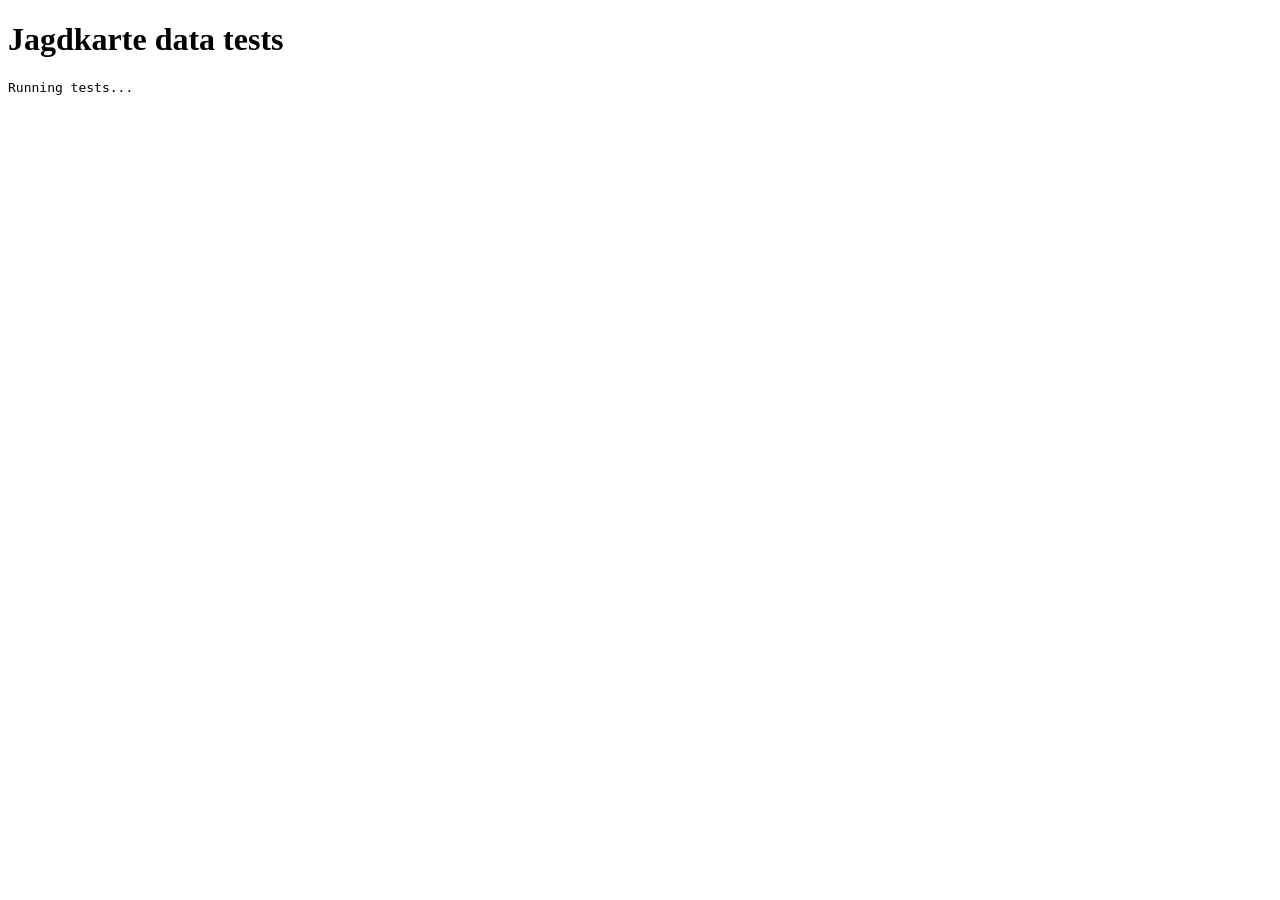
<file: Jagdkarte/tests.html>
<!doctype html>
<html lang="en">
<head>
  <meta charset="utf-8">
  <meta name="viewport" content="width=device-width, initial-scale=1">
  <title>Jagdkarte data tests</title>
</head>
<body>
  <h1>Jagdkarte data tests</h1>
  <pre id="results">Running tests...</pre>
  <script type="module">
    import { runDataTests } from './data.test.js';
    import { initializeAppFixture, runAppTests } from './app.test.js';
    import { runOfflineMapTests } from './offline-map.test.js';

    if (new URLSearchParams(location.search).has('app-fixture')) {
      await initializeAppFixture();
    } else {
      const output = document.querySelector('#results');
      try {
        const passed = [...await runDataTests(), ...await runAppTests(), ...await runOfflineMapTests()];
        output.textContent = passed.map(test => `PASS ${test}`).join('\n');
        document.body.dataset.testResult = 'passed';
      } catch (error) {
        output.textContent = `FAIL ${error.message}`;
        document.body.dataset.testResult = 'failed';
        console.error(error);
      }
    }
  </script>
</body>
</html>
</file>
<file: styles.css>
*
{
	margin: 0px;
	padding: 0px;
}
</file>
<file: Jagdkarte/style.css>
@font-face { font-family: 'Map Sans'; src: local('Bahnschrift'), local('Aptos'), local('Trebuchet MS'); font-display: swap; }
:root { --ink: #202e28; --muted: #637069; --green: #245743; --accent: #c43b55; --line: #dce3df; --paper: #fff; font-family: 'Map Sans', sans-serif; color: var(--ink); background: #f4f6f5; letter-spacing: 0; }
* { box-sizing: border-box; }
body { margin: 0; }
button, input, select { font: inherit; }
button { display: inline-flex; gap: 8px; align-items: center; justify-content: center; min-height: 42px; padding: 9px 14px; border: 1px solid var(--line); border-radius: 5px; background: white; color: var(--ink); cursor: pointer; }
button:hover:not(:disabled) { background: #edf3ef; border-color: #a4b9ac; }
button:disabled { opacity: .45; cursor: not-allowed; }
button.primary { background: var(--green); color: white; border-color: var(--green); }
button.primary:hover:not(:disabled) { background: #163e2e; }
button.danger { background: #a33830; color: white; border-color: #a33830; }
button.danger:hover:not(:disabled) { background: #842b25; }
.icon-button { width: 42px; height: 42px; padding: 10px; flex: 0 0 42px; }
.topbar svg, button svg { width: 20px; height: 20px; flex-shrink: 0; }
a { color: var(--green); }
:focus-visible { outline: 3px solid #e7a52b; outline-offset: 3px; }
[hidden] { display: none !important; }
.topbar { height: 70px; display: flex; align-items: center; gap: 24px; padding: 0 24px; border-bottom: 1px solid var(--line); background: white; }
.brand { display: flex; align-items: center; gap: 10px; font-size: 24px; font-weight: 700; text-decoration: none; }
.brand svg { width: 28px; height: 28px; }
.network { color: var(--muted); font-size: 12px; display: flex; align-items: center; gap: 6px; }
.network::before { content: ''; width: 7px; height: 7px; border-radius: 50%; background: #34895b; }
.network.offline::before { background: #d39d25; }
.account { margin-left: auto; display: flex; gap: 14px; align-items: center; min-width: 0; }
#user-label { font-size: 13px; max-width: 200px; min-width: 0; min-height: 36px; padding: 6px 0; border: 0; background: transparent; color: var(--muted); white-space: nowrap; overflow: hidden; text-overflow: ellipsis; justify-content: flex-start; }
#user-label:hover:not(:disabled) { background: transparent; border-color: transparent; color: var(--green); text-decoration: underline; }
#help-link { display: inline-flex; align-items: center; justify-content: center; width: 42px; height: 42px; flex: 0 0 42px; padding: 10px; border: 1px solid var(--line); border-radius: 5px; background: white; color: var(--ink); }
#help-link:hover { background: #edf3ef; border-color: #a4b9ac; }
#help-link svg { width: 20px; height: 20px; }
main { display: grid; grid-template-columns: 350px minmax(0, 1fr); height: calc(100dvh - 70px); }
aside { display: flex; flex-direction: column; min-height: 0; padding: 24px; overflow-y: auto; border-right: 1px solid var(--line); background: linear-gradient(180deg, #fff 0%, #f7faf8 100%); }
.panel-heading { display: flex; align-items: flex-start; justify-content: space-between; gap: 12px; flex-shrink: 0; }
.panel-title { min-width: 0; }
#toggle-search-panel svg { transform: rotate(90deg); }
#search-panel-body { display: flex; flex-direction: column; flex-shrink: 0; }
.district-tabs { display: flex; border-bottom: 1px solid var(--line); margin-bottom: 18px; }
.district-tabs button { flex: 1; min-width: 0; border: 0; border-radius: 0; font-size: 13px; background: transparent; }
.district-tabs button[aria-selected=true] { color: var(--green); box-shadow: inset 0 -2px var(--green); font-weight: 700; }
.result-heading.saved-heading { margin-top: 0; padding-top: 0; border-top: 0; gap: 8px; }
.saved-heading-actions { display: flex; gap: 6px; }
#import-profile { min-height: 36px; padding: 7px 10px; font-size: 12px; white-space: nowrap; }
#saved-status { font-size: 13px; color: var(--muted); line-height: 1.5; }
#saved-profiles { list-style: none; padding: 0; margin: 0; max-height: 32dvh; overflow-y: auto; }
#saved-profiles button { display: block; width: 100%; text-align: left; border: 0; border-bottom: 1px solid var(--line); border-radius: 0; padding: 12px 8px; background: transparent; overflow-wrap: anywhere; }
#saved-profiles button[aria-pressed=true] { background: #e4efe8; box-shadow: inset 3px 0 var(--green); }
#saved-profiles small { display: block; margin-top: 5px; font-size: 11px; color: var(--muted); }
main.search-collapsed { grid-template-columns: 70px minmax(0, 1fr); }
main.search-collapsed aside { padding: 12px; }
main.search-collapsed .panel-title { display: none; }
main.search-collapsed:not(:has(#selection:not([hidden]))) .source-note { display: none; }
main.has-selection { position: relative; grid-template-columns: minmax(0, 1fr); }
main.has-selection aside { position: absolute; inset: 12px auto 12px 12px; z-index: 600; grid-row: auto; grid-column: auto; width: min(350px, calc(100% - 24px)); padding: 20px; border: 1px solid var(--line); border-radius: 6px; box-shadow: 0 4px 20px #20342830; }
main.has-selection.search-collapsed aside { width: 70px; padding: 12px; overflow: hidden; }
main.has-selection.search-collapsed .panel-heading { justify-content: center; }
main.has-selection.search-collapsed .map-legend { left: 94px; }
main.has-selection.search-collapsed #search-panel-body,
main.has-selection.search-collapsed #selection,
main.has-selection.search-collapsed .source-note { display: none; }
main.selection-search-active #selection #details,
main.selection-search-active #selection .selection-actions,
main.selection-search-active #selection .legal,
main.selection-search-active #selection #profile-section { display: none; }
main.selection-search-active #selection { margin-top: 12px; padding-top: 12px; border-top: 1px solid var(--line); }
.eyebrow { color: var(--muted); font-size: 10px; }
h1 { font-size: 29px; margin: 8px 0 25px; }
h2 { font-size: 16px; margin: 0; overflow-wrap: anywhere; }
fieldset { border: 0; padding: 0; margin: 0; min-width: 0; }
label { display: block; font-size: 13px; margin-bottom: 7px; }
input:not([type=checkbox]), select { width: 100%; min-width: 0; min-height: 43px; padding: 10px; border: 1px solid #bdcac2; border-radius: 5px; background: white; color: var(--ink); }
select { margin-bottom: 18px; }
.region-row { display: flex; align-items: flex-start; gap: 7px; }
.region-row select { flex: 1; margin-bottom: 18px; }
.region-row .icon-button { flex: 0 0 42px; }
.search-row { display: flex; gap: 7px; }
.notice { padding: 12px 0; font-size: 13px; color: var(--muted); line-height: 1.5; }
.result-heading { display: flex; align-items: center; justify-content: space-between; margin-top: 24px; padding-top: 20px; border-top: 1px solid var(--line); }
#result-count { color: var(--muted); font-size: 13px; }
#status { font-size: 13px; color: var(--muted); line-height: 1.5; }
#results { list-style: none; padding: 0; margin: 0; max-height: 32dvh; overflow-y: auto; flex-shrink: 0; }
#results button { border: 0; border-bottom: 1px solid var(--line); border-radius: 0; text-align: left; width: 100%; display: block; background: transparent; padding: 12px 8px; overflow-wrap: anywhere; }
#results button[aria-pressed=true] { background: #e4efe8; box-shadow: inset 3px 0 var(--green); }
#results small { display: block; color: var(--muted); margin-top: 5px; font-size: 11px; }
#selection { margin-top: 20px; padding-top: 18px; border-top: 2px solid var(--accent); }
.selection-heading, .selection-actions, .dialog-heading { display: flex; justify-content: space-between; align-items: center; gap: 10px; }
dl { display: grid; grid-template-columns: 85px minmax(0, 1fr); gap: 8px; font-size: 13px; }
dt { color: var(--muted); } dd { margin: 0; overflow-wrap: anywhere; }
.toggle { display: flex; gap: 8px; align-items: center; margin: 0; }
input[type=checkbox] { accent-color: var(--green); width: 17px; height: 17px; }
.legal, .source-note { color: var(--muted); font-size: 11px; line-height: 1.6; }
.profile-section { margin-top: 18px; padding-top: 15px; border-top: 1px solid var(--line); }
.profile-section .result-heading { margin: 0 0 8px; padding: 0; border: 0; gap: 8px; }
.profile-section .result-heading button, .profile-actions button, #invite-form button { min-height: 36px; padding: 7px 10px; font-size: 12px; }
.profile-section > p, #marker-coordinates { color: var(--muted); font-size: 12px; line-height: 1.5; }
.dog-heading { margin: 14px 0 6px !important; padding: 10px 0 0 !important; border-top: 1px solid var(--line) !important; }
.dog-heading .icon-button { flex: 0 0 36px; }
#dog-list { display: grid; gap: 6px; margin: 8px 0; padding: 0; list-style: none; }
#dog-list li { display: flex; align-items: center; justify-content: space-between; gap: 8px; min-width: 0; padding: 7px 0; border-bottom: 1px solid var(--line); }
#dog-list li strong { min-width: 0; overflow-wrap: anywhere; }
.dog-actions { display: flex; flex: 0 0 auto; align-items: center; gap: 6px; }
.dog-actions button { display: inline-flex; align-items: center; justify-content: center; gap: 5px; min-height: 34px; padding: 6px 8px; font-size: 11px; }
.dog-actions button:last-child { width: 34px; padding: 6px; }
#dog-form { margin-top: 8px; }
#dog-form button { min-height: 36px; padding: 7px 10px; font-size: 12px; }
#dog-device-dialog { width: min(440px, calc(100vw - 28px)); }
#dog-device-dialog textarea { width: 100%; min-height: 82px; margin: 4px 0 8px; padding: 10px; resize: vertical; border: 1px solid #bdcac2; border-radius: 5px; background: #f5f7f5; color: var(--ink); font: 12px/1.5 ui-monospace, monospace; overflow-wrap: anywhere; }
#dog-device-dialog > p { color: var(--muted); font-size: 12px; line-height: 1.5; }
#dog-device-qr-wrap { display: grid; justify-items: center; gap: 6px; margin: 10px 0 14px; }
#dog-device-qr { display: block; width: min(230px, calc(100vw - 112px)); height: auto; aspect-ratio: 1; background: #fff; image-rendering: pixelated; }
#dog-device-qr-wrap p { max-width: 290px; margin: 0; color: var(--muted); font-size: 12px; line-height: 1.45; text-align: center; }
#dog-device-dialog > button { display: inline-flex; align-items: center; gap: 7px; min-height: 38px; }
#dog-device-status { margin-bottom: 0; }
.profile-section #share-location-note { margin: 4px 0 8px; }
#marker-expiry-note { margin: -2px 0 8px; }
#presence-status { margin: 8px 0; }
.profile-section label { margin-top: 10px; }
.profile-section select, .profile-section input { margin-bottom: 8px; }
.display-name-row { display: flex; align-items: center; gap: 8px; }
.display-name-row input { flex: 1; margin-bottom: 0; }
.display-name-row button { flex: 0 0 42px; }
#display-name-status, #marker-icon-size-status { margin: 6px 0; color: var(--muted); font-size: 12px; }
.profile-actions { display: flex; gap: 8px; flex-wrap: wrap; }
.boundary-edit-handle.leaflet-div-icon { border: 0; background: transparent; }
.boundary-edit-handle::after { position: absolute; inset: 3px; border: 2px solid #fff; border-radius: 50%; background: #c43b55; box-shadow: 0 1px 4px #17211788; content: ''; }
.boundary-edit-midpoint::after { inset: 4px; background: #fff; border-color: #c43b55; }
.boundary-edit-handle.leaflet-marker-draggable { cursor: grab; }
.boundary-edit-handle.leaflet-marker-dragging { cursor: grabbing; }
#invite-form, #marker-form { margin-top: 12px; padding-top: 12px; border-top: 1px solid var(--line); }
.marker-form-popup #marker-form { width: min(260px, calc(100vw - 100px)); margin: 0; padding: 0; border: 0; }
.marker-form-popup #marker-form label { margin-top: 10px; }
.marker-form-popup #marker-form label:first-of-type { margin-top: 0; }
.marker-form-popup #marker-form input, .marker-form-popup #marker-form select { margin-bottom: 8px; }
.marker-form-popup #marker-form select { width: 100%; }
.marker-form-popup #marker-form .profile-actions { position: sticky; bottom: -1px; z-index: 1; padding: 8px 0 2px; background: var(--paper); }
.profile-marker-popup { min-width: 150px; }
.profile-marker-popup strong, .profile-marker-popup span { display: block; overflow-wrap: anywhere; }
.profile-marker-popup span { margin-top: 5px; color: var(--muted); font-size: 12px; }
.profile-marker-guest-link { box-sizing: border-box; max-width: 100%; width: 240px; }
.profile-marker-type-form { margin-top: 8px; }
.profile-marker-type-form select { width: 100%; min-width: 0; margin-bottom: 0; }
.profile-marker-type-actions { display: flex; gap: 6px; }
.profile-marker-type-form button { margin-top: 6px; }
.profile-location-popup strong, .profile-location-popup span { display: block; overflow-wrap: anywhere; }
.profile-location-popup span { margin-top: 5px; color: var(--muted); font-size: 12px; }
.dog-location-marker.leaflet-div-icon { border: 0; background: transparent; }
.dog-location-swatch { display: inline-flex; align-items: center; justify-content: center; width: 36px; height: 36px; border: 2px solid #fff; border-radius: 50%; background: #c96b36; color: #fff; box-shadow: 0 1px 5px #20342880; }
.dog-location-swatch svg { width: 20px; height: 20px; stroke: currentColor; }
.dog-location-stale { background: #69736e; }
#dog-location-key { display: inline-flex; align-items: center; gap: 5px; }
.profile-marker-popup button { width: 36px; height: 36px; max-width: 100%; flex: 0 0 36px; gap: 0; margin-top: 9px; min-height: 36px; padding: 8px; }
.source-note { margin-top: auto; padding-top: 24px; display: flex; flex-wrap: wrap; gap: 4px 12px; }
.source-note span { flex-basis: 100%; }
.map-surface { position: relative; min-height: 0; background: #e6ece8; }
.map-surface:fullscreen, .map-surface.is-fullscreen { position: fixed; inset: 0; z-index: 2000; width: 100vw; height: 100dvh; min-height: 0; }
#offline-basemap { position: absolute; inset: 0; z-index: 0; }
#offline-basemap .maplibregl-map { width: 100%; height: 100%; }
#map { position: absolute; inset: 0; z-index: 1; width: 100%; height: 100%; background: transparent; }
#map.leaflet-container { background: transparent; }
.map-toolbar { position: absolute; right: 16px; top: 16px; z-index: 500; display: flex; flex-wrap: wrap; justify-content: flex-end; max-width: calc(100% - 32px); gap: 8px; }
.map-toolbar button { box-shadow: 0 2px 8px #20342826; }
.map-legend { position: absolute; left: 16px; bottom: 28px; z-index: 500; max-width: calc(100% - 32px); display: flex; align-items: flex-end; gap: 8px; }
.map-legend button { box-shadow: 0 2px 8px #20342826; }
.map-key { max-width: 100%; padding: 8px 12px; background: #fffffff0; font-size: 12px; display: flex; flex-wrap: wrap; gap: 8px; align-items: center; pointer-events: none; }
.boundary-swatch { width: 22px; height: 12px; border: 2px solid var(--accent); background: #c43b5520; }
.profile-location-marker.leaflet-div-icon { border: 0; background: transparent; }
.person-location-swatch { display: inline-flex; align-items: center; justify-content: center; width: 34px; height: 34px; border: 2px solid white; border-radius: 50%; background: var(--green); color: white; box-shadow: 0 1px 5px #20342880; }
.person-location-editor { background: #257aa5; }
.person-location-owner { background: var(--accent); }
.person-location-swatch svg { width: 18px; height: 18px; stroke: currentColor; }
#location-key { display: inline-flex; align-items: center; flex-wrap: wrap; gap: 5px 10px; white-space: normal; }
#location-key .location-legend-item { display: inline-flex; align-items: center; gap: 4px; white-space: nowrap; }
#location-key .person-location-swatch { width: 22px; height: 22px; flex: 0 0 22px; }
#location-key .person-location-swatch svg { width: 14px; height: 14px; }
#map-status { position: absolute; top: 70px; right: 16px; z-index: 500; display: flex; align-items: center; gap: 8px; width: max-content; max-width: min(360px, calc(100% - 32px)); background: white; padding: 8px 12px; font-size: 13px; box-shadow: 0 2px 8px #20342826; }
#map-status-text { min-width: 0; overflow-wrap: anywhere; }
#close-map-status { border: 0; background: transparent; }
#offline-map-dialog { width: min(420px, calc(100% - 24px)); max-height: min(80dvh, 620px); overflow-y: auto; }
#offline-map-dialog > p { color: var(--muted); font-size: 13px; line-height: 1.5; overflow-wrap: anywhere; }
#offline-map-dialog > button { margin-top: 8px; }
#offline-map-dialog h3 { margin: 14px 0 6px; font-size: 14px; line-height: 1.4; overflow-wrap: anywhere; }
.offline-map-extract { min-width: 0; margin-top: 14px; padding: 12px; border: 1px solid var(--line); border-radius: 5px; background: #f7faf8; }
.offline-map-extract h3 { margin: 0 0 6px !important; }
.offline-map-extract p { margin: 6px 0 10px; color: var(--muted); font-size: 12px; line-height: 1.5; overflow-wrap: anywhere; }
.offline-map-extract label { margin-top: 8px; }
.offline-map-extract input { width: 100%; margin: 0 0 8px; }
.offline-map-extract button { width: 100%; }
.offline-extract-status-link { display: inline-block; margin-top: 10px; font-size: 12px; overflow-wrap: anywhere; }
.offline-map-import-title { margin-top: 16px !important; }
#offline-map-dialog .offline-map-toggle { margin-top: 14px; }
#offline-map-status:empty { display: none; }
.offline-map-local-note { border-top: 1px solid var(--line); padding-top: 10px; font-size: 12px !important; }
.leaflet-bottom.leaflet-right { max-width: 100%; }
.leaflet-control-attribution { overflow-wrap: anywhere; }
.leaflet-control-attribution .maptiler-attribution-logo { width: 64px; height: 13px; object-fit: contain; vertical-align: middle; }
.leaflet-container { font-family: 'Map Sans', sans-serif; }
dialog { border: 1px solid var(--line); border-radius: 8px; padding: 24px; width: min(420px, calc(100% - 32px)); color: var(--ink); }
dialog::backdrop { background: #152a2260; }
.auth-modes { display: flex; margin-top: 20px; border: 1px solid var(--line); border-radius: 5px; overflow: hidden; }
.auth-modes legend, .auth-modes input { position: absolute; width: 1px; height: 1px; padding: 0; overflow: hidden; clip-path: inset(50%); white-space: nowrap; }
.auth-modes label { flex: 1; margin: 0; min-width: 0; }
.auth-modes span { display: flex; align-items: center; justify-content: center; min-height: 42px; padding: 9px; cursor: pointer; }
.auth-modes input:checked + span { background: var(--green); color: white; }
.auth-modes input:focus-visible + span { outline: 3px solid #e7a52b; outline-offset: -3px; }
.auth-modes input:disabled + span { opacity: .6; cursor: not-allowed; }
#login-form, #code-form { margin-top: 20px; }
#login-form button, #code-form button { width: 100%; margin-top: 16px; }
#login-status { font-size: 13px; line-height: 1.6; overflow-wrap: anywhere; }
#boundary-import-dialog select, #boundary-import-dialog input { width: 100%; margin: 8px 0 16px; }
@media (max-width: 700px) {
  .topbar { height: 60px; padding: 0 14px; gap: 10px; }
  .brand { font-size: 21px; } #user-label { display: block; flex: 0 1 96px; max-width: 96px; font-size: 10px; padding: 0; } .network { display: none; } .account { margin-left: auto; gap: 6px; }
  #import-profile { width: 42px; flex: 0 0 42px; padding: 9px; } #import-profile span { display: none; }
  #account-button { width: 42px; flex: 0 0 42px; padding: 9px; font-size: 12px; } #account-button span { display: none; }
  #help-link { width: 42px; flex: 0 0 42px; padding: 9px; }
  main { height: calc(100dvh - 60px); grid-template-columns: 1fr; grid-template-rows: minmax(260px, 52%) minmax(0, 1fr); }
  main.search-collapsed { grid-template-columns: 1fr; grid-template-rows: minmax(0, 1fr) 68px; }
  #toggle-search-panel svg { transform: none; }
  .map-surface { grid-row: 1; } aside { grid-row: 2; padding: 18px; border-right: 0; border-top: 1px solid var(--line); }
  main.has-selection { grid-template-columns: minmax(0, 1fr); grid-template-rows: minmax(0, 1fr); }
  main.has-selection .map-surface { grid-row: 1; grid-column: 1; }
  main.has-selection aside { inset: 12px; width: auto; max-height: calc(100% - 24px); padding: 18px; border: 1px solid var(--line); border-radius: 6px; }
  main.has-selection.search-collapsed aside { inset: auto 12px calc(12px + var(--map-attribution-height, 0px)); width: auto; height: 72px; min-height: 72px; max-height: 72px; padding: 12px 16px; }
  main.has-selection.search-collapsed .panel-heading { position: absolute; top: 12px; right: 12px; z-index: 1; width: 42px; height: 42px; }
  main.has-selection.search-collapsed #selection { display: block; margin: 0; padding: 0 50px 0 0; border: 0; }
  main.has-selection.search-collapsed #selection .selection-heading { min-height: 42px; }
  main.has-selection.search-collapsed #clear,
  main.has-selection.search-collapsed #details,
  main.has-selection.search-collapsed .selection-actions,
  main.has-selection.search-collapsed .legal,
  main.has-selection.search-collapsed #profile-section { display: none; }
  h1 { font-size: 23px; margin-bottom: 16px; } #results { max-height: 200px; }
  .map-legend { bottom: 35px; } main.has-selection.search-collapsed .map-legend { bottom: calc(96px + var(--map-attribution-height, 0px)); left: 12px; } .map-key { font-size: 11px; } .map-toolbar { top: 12px; right: 12px; }
}
@media (max-width: 700px) and (orientation: landscape) {
  main { grid-template-columns: minmax(220px, 34vw) minmax(0, 1fr); grid-template-rows: minmax(0, 1fr); }
  main.search-collapsed { grid-template-columns: 54px minmax(0, 1fr); grid-template-rows: minmax(0, 1fr); }
  aside { grid-row: 1; grid-column: 1; }
  main.search-collapsed aside { padding: 6px; }
  .map-surface { grid-row: 1; grid-column: 2; }
  main.has-selection { grid-template-columns: minmax(0, 1fr); grid-template-rows: minmax(0, 1fr); }
  main.has-selection .map-surface { grid-row: 1; grid-column: 1; }
  main.has-selection aside { inset: 12px; }
  main.has-selection.search-collapsed aside { inset: auto 12px calc(12px + var(--map-attribution-height, 0px)); height: 68px; min-height: 68px; max-height: 68px; }
}
@media (prefers-reduced-motion: no-preference) { aside { animation: reveal .35s ease-out; } @keyframes reveal { from { opacity: 0; transform: translateX(-8px); } to { opacity: 1; transform: translateX(0); } } }

.help-page { min-height: 100vh; background: var(--paper); }
.help-page .topbar { position: sticky; top: 0; z-index: 20; }
.help-back { display: inline-flex; align-items: center; gap: 8px; margin-left: auto; padding: 8px 10px; border: 1px solid var(--line); border-radius: 5px; text-decoration: none; white-space: nowrap; }
.help-back svg { width: 18px; height: 18px; }
.help-main { display: block; width: min(1120px, 100%); height: auto; min-height: calc(100vh - 70px); margin: 0 auto; padding: 32px 32px 48px; }
.help-main > h1 { margin: 0 0 12px; font-size: 30px; line-height: 1.2; overflow-wrap: anywhere; }
.help-main > p { max-width: 820px; margin: 10px 0; line-height: 1.65; }
.help-intro { font-size: 16px; }
.help-warning { padding: 12px 14px; border-left: 3px solid var(--accent); background: #fbf3f4; }
.help-layout { display: grid; grid-template-columns: minmax(190px, 230px) minmax(0, 1fr); align-items: start; gap: 36px; margin-top: 30px; }
.help-nav { position: sticky; top: 94px; display: grid; gap: 2px; max-height: calc(100vh - 112px); min-width: 0; overflow-y: auto; padding: 0 12px 12px 0; border-right: 1px solid var(--line); }
.help-nav h2 { margin: 0 0 8px; font-size: 14px; line-height: 1.4; }
.help-nav a { min-width: 0; padding: 7px 8px; border-left: 2px solid transparent; font-size: 13px; line-height: 1.45; overflow-wrap: anywhere; text-decoration: none; }
.help-nav a:hover, .help-nav a:focus-visible { border-left-color: var(--green); background: #f0f5f2; }
.help-content { min-width: 0; }
.help-content section { min-width: 0; margin: 0 0 24px; padding: 0 0 22px; border-bottom: 1px solid var(--line); scroll-margin-top: 88px; }
.help-content h2 { margin: 0 0 12px; font-size: 21px; line-height: 1.35; overflow-wrap: anywhere; }
.help-content h3 { margin: 18px 0 8px; font-size: 16px; line-height: 1.4; overflow-wrap: anywhere; }
.help-content p, .help-content li, .help-tools dd { line-height: 1.65; overflow-wrap: anywhere; }
.help-content p { margin: 10px 0; }
.help-content ol, .help-content ul { padding-inline-start: 24px; }
.help-content li { margin: 6px 0; padding-inline-start: 2px; }
.help-content a { overflow-wrap: anywhere; }
.help-tools { display: grid; grid-template-columns: repeat(2, minmax(0, 1fr)); column-gap: 24px; margin: 12px 0; }
.help-tools > div { min-width: 0; padding: 12px 0; border-bottom: 1px solid var(--line); }
.help-tools dt { display: flex; align-items: center; gap: 8px; font-weight: 700; line-height: 1.45; overflow-wrap: anywhere; }
.help-tools dt svg { width: 18px; height: 18px; flex: 0 0 18px; color: var(--green); }
.help-tools dd { margin: 6px 0 0 26px; font-size: 13px; }
.help-footer { display: flex; justify-content: space-between; gap: 16px; margin-top: 8px; padding-top: 16px; border-top: 1px solid var(--line); }

@media (max-width: 800px) {
  .help-main { padding: 26px 20px 36px; }
  .help-layout { grid-template-columns: minmax(150px, 190px) minmax(0, 1fr); gap: 22px; }
  .help-tools { grid-template-columns: 1fr; }
}
@media (max-width: 600px) {
  .help-page .topbar { height: 60px; padding: 0 14px; }
  .help-main { min-height: calc(100vh - 60px); padding: 22px 16px 32px; }
  .help-main > h1 { font-size: 25px; }
  .help-layout { grid-template-columns: minmax(0, 1fr); gap: 22px; margin-top: 22px; }
  .help-nav { position: static; grid-template-columns: repeat(2, minmax(0, 1fr)); max-height: none; padding: 0 0 12px; border-right: 0; border-bottom: 1px solid var(--line); }
  .help-nav h2 { grid-column: 1 / -1; }
  .help-nav a { padding-inline: 5px; }
  .help-content h2 { font-size: 19px; }
  .help-content section { scroll-margin-top: 72px; }
}
@media (max-width: 360px) {
  .help-page .brand { gap: 6px; font-size: 19px; }
  .help-main { padding-inline: 12px; }
  .help-nav { grid-template-columns: minmax(0, 1fr); }
}
</file>
